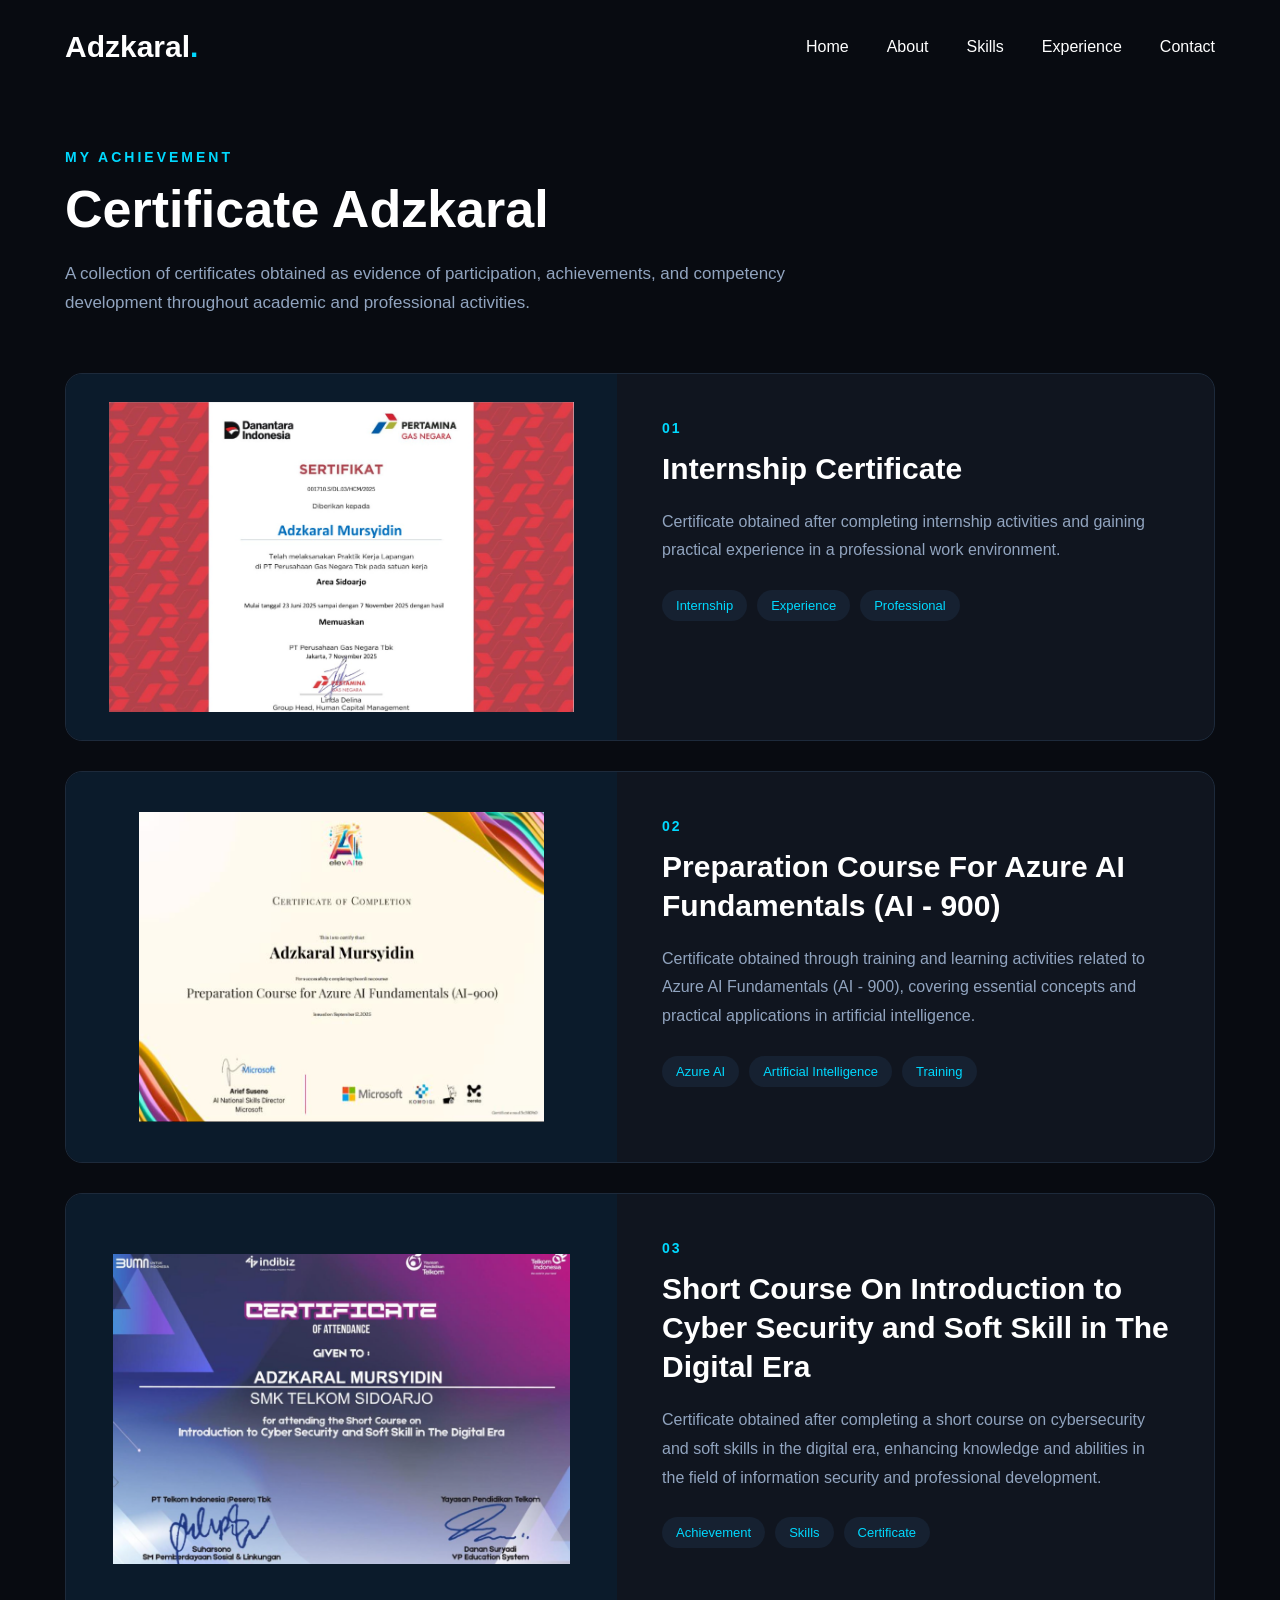
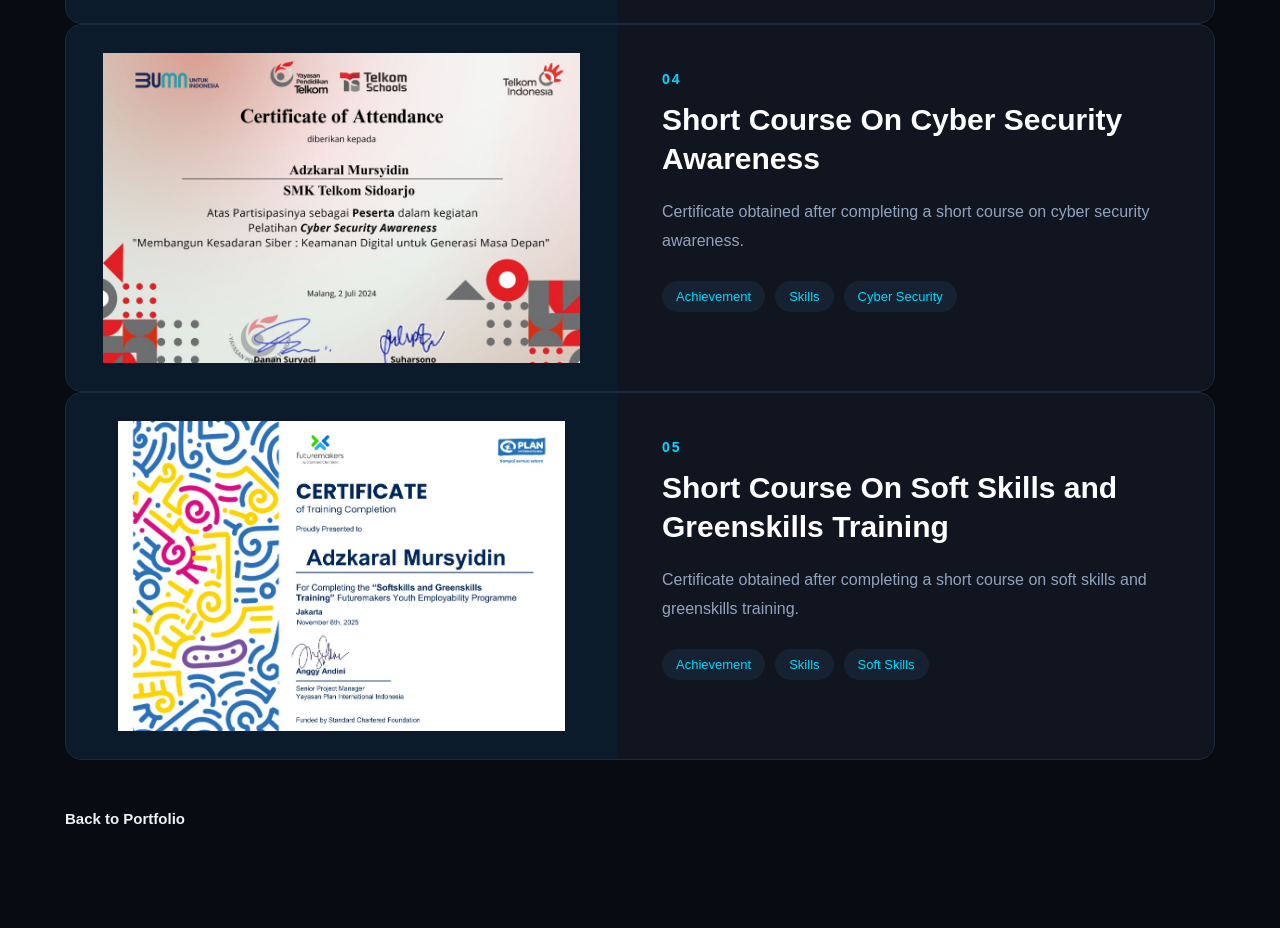
<file: Certificate.html>
<!DOCTYPE html>
<html lang="en">
<head>
    <meta charset="UTF-8">
    <meta name="viewport" content="width=device-width, initial-scale=1.0">

    <title>Certificate Adzkaral</title>

    <link rel="stylesheet" href="Certificate.css">
</head>

<body>

    <!-- ================= NAVBAR ================= -->

    <header class="navbar">

        <a href="index.html" class="logo">
            Adzkaral<span>.</span>
        </a>

        <nav>
            <a href="index.html">Home</a>
            <a href="index.html#about">About</a>
            <a href="index.html#skills">Skills</a>
            <a href="index.html#experience">Experience</a>
            <a href="index.html#contact">Contact</a>
        </nav>

    </header>


    <!-- ================= CERTIFICATE ================= -->

    <main class="certificate-page">

        <section class="certificate-header">

            <p class="subtitle">MY ACHIEVEMENT</p>

            <h1>Certificate Adzkaral</h1>

            <p class="description">
                A collection of certificates obtained as evidence of
                participation, achievements, and competency development
                throughout academic and professional activities.
            </p>

        </section>


        <!-- ================= CERTIFICATE LIST ================= -->

        <section class="certificate-list">


            <!-- Certificate 01 -->

            <div class="certificate-card">

                <div class="certificate-image">

                    <img
                        src="sertifikat magang.png"
                        alt="Certificate Adzkaral"
                    >

                </div>

                <div class="certificate-info">

                    <span class="number">01</span>

                    <h2>Internship Certificate</h2>

                    <p>
                        Certificate obtained after completing internship
                        activities and gaining practical experience in a
                        professional work environment.
                    </p>

                    <div class="tags">

                        <span>Internship</span>
                        <span>Experience</span>
                        <span>Professional</span>

                    </div>


                </div>

            </div>


            <!-- Certificate 02 -->

            <div class="certificate-card">

                <div class="certificate-image">

                    <img
                       src="sertifikat pelatihan azure.png"
                        alt="Short Course Certificate"
                    >

                </div>

                <div class="certificate-info">

                    <span class="number">02</span>

                    <h2>Preparation Course For Azure AI Fundamentals (AI - 900)</h2>

                    <p>
                        Certificate obtained through training and learning
                        activities related to Azure AI Fundamentals (AI - 900),
                        covering essential concepts and practical applications
                        in artificial intelligence.
                    </p>

                    <div class="tags">

                        <span>Azure AI</span>
                        <span>Artificial Intelligence</span>
                        <span>Training</span>

                    </div>

                    

                </div>

            </div>


            <!-- Certificate 03 -->

            <div class="certificate-card">

                <div class="certificate-image">

                    <img
                        src="sertifikat pelatihan.png"
                        alt="Short Course Certificate"
                    >

                </div>

                <div class="certificate-info">

                    <span class="number">03</span>

                    <h2>Short Course On Introduction to Cyber Security and Soft Skill in The Digital Era</h2>

                    <p>
                        Certificate obtained after completing a short course
                        on cybersecurity and soft skills in the digital era,
                        enhancing knowledge and abilities in the field of
                        information security and professional development.
                    </p>

                    <div class="tags">

                        <span>Achievement</span>
                        <span>Skills</span>
                        <span>Certificate</span>

                    </div>

                    

                </div>

            </div>

        </section>


         <!-- Certificate 04 -->

            <div class="certificate-card">

                <div class="certificate-image">

                    <img
                        src="sertifikat pelatihan cyber.png"
                        alt="Short Course Certificate"
                    >

                </div>

                <div class="certificate-info">

                    <span class="number">04</span>

                    <h2>Short Course On Cyber Security Awareness</h2>

                    <p>
                        Certificate obtained after completing a short course
                        on cyber security awareness.
                    </p>

                    <div class="tags">

                        <span>Achievement</span>
                        <span>Skills</span>
                        <span>Cyber Security</span>

                    </div>

    

                </div>

            </div>

        </section>


<!-- Certificate 05 -->

            <div class="certificate-card">

                <div class="certificate-image">

                    <img
                        src="sertifikat SoftSkills and Greenskills Training.png"
                        alt="Short Course Certificate"
                    >

                </div>

                <div class="certificate-info">

                    <span class="number">05</span>

                    <h2>Short Course On Soft Skills and Greenskills Training</h2>

                    <p>
                        Certificate obtained after completing a short course
                        on soft skills and greenskills training.
                    </p>

                    <div class="tags">

                        <span>Achievement</span>
                        <span>Skills</span>
                        <span>Soft Skills</span>

                    </div>

                    

                </div>

            </div>

        </section>



        <!-- ================= BACK BUTTON ================= -->

        <div class="back-project">

            <a href="index.html">
                Back to Portfolio
            </a>

        </div>

    </main>

</body>
</html>
</file>
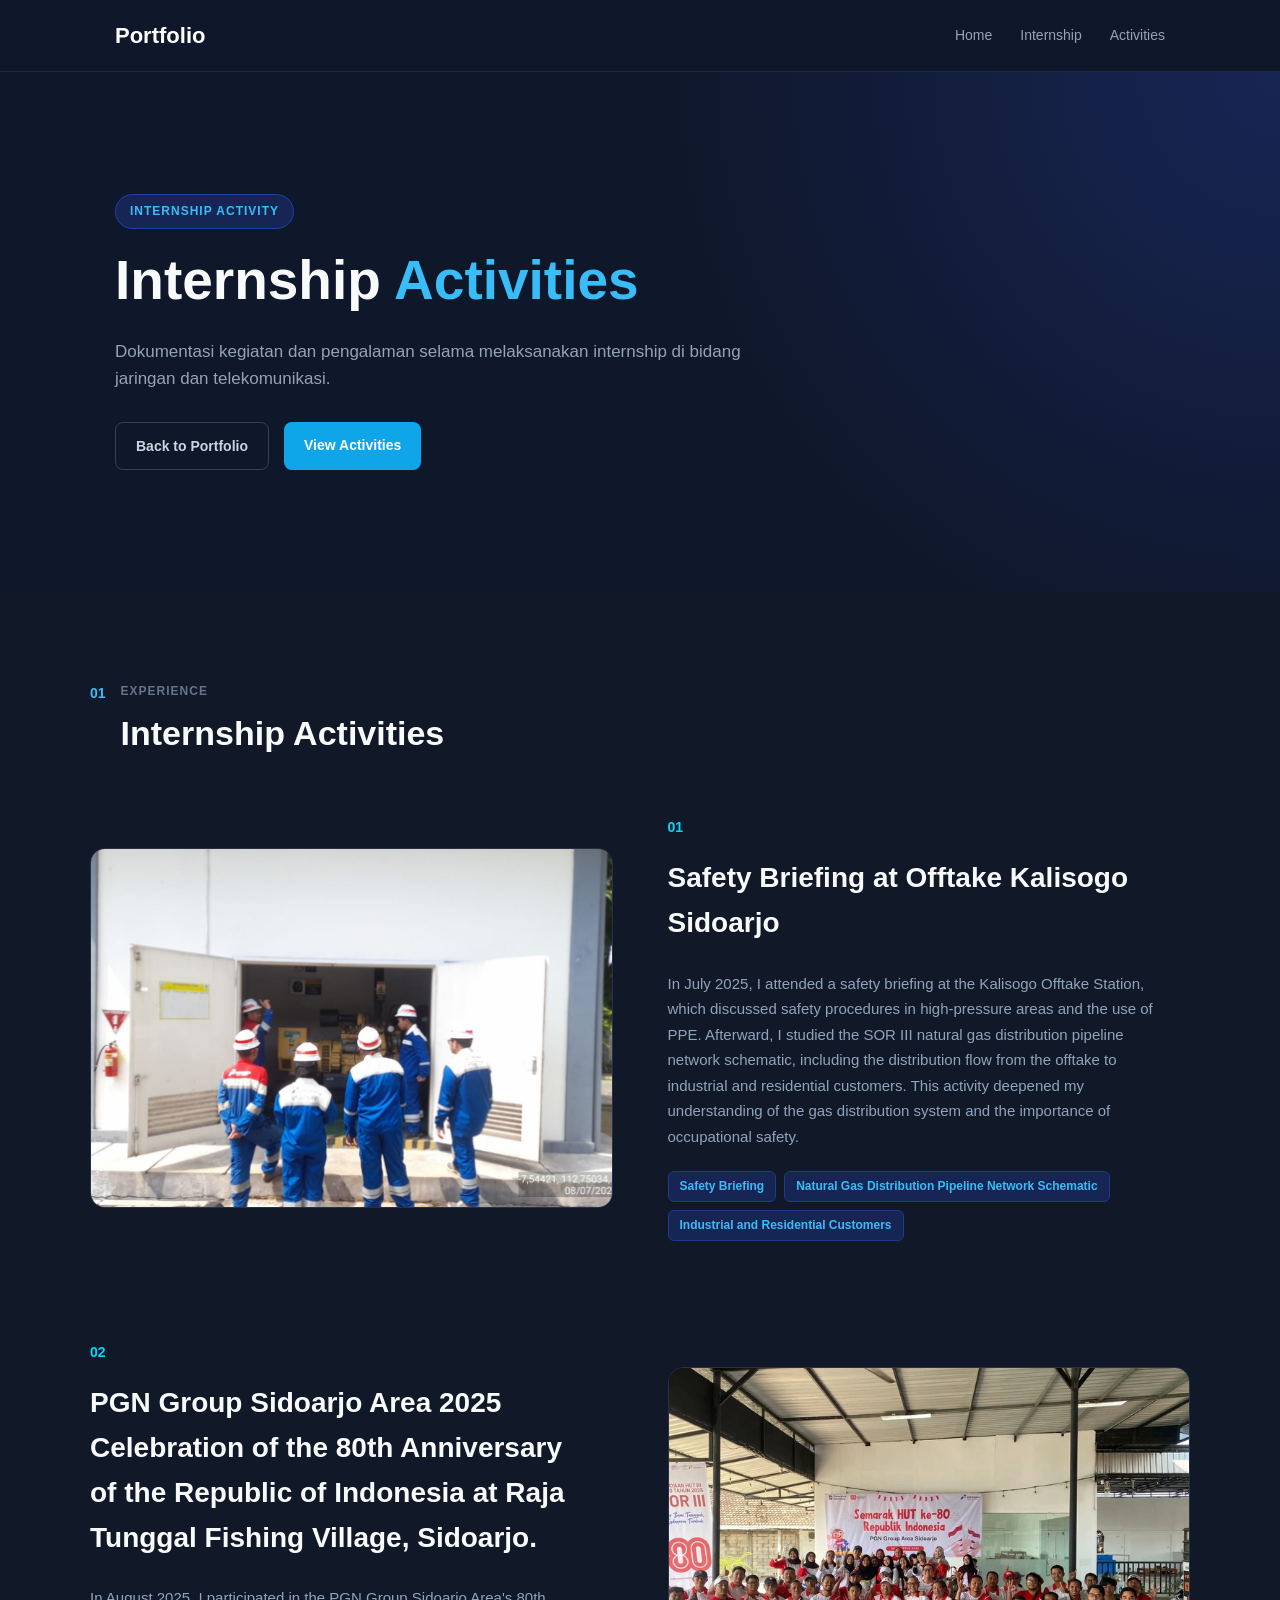
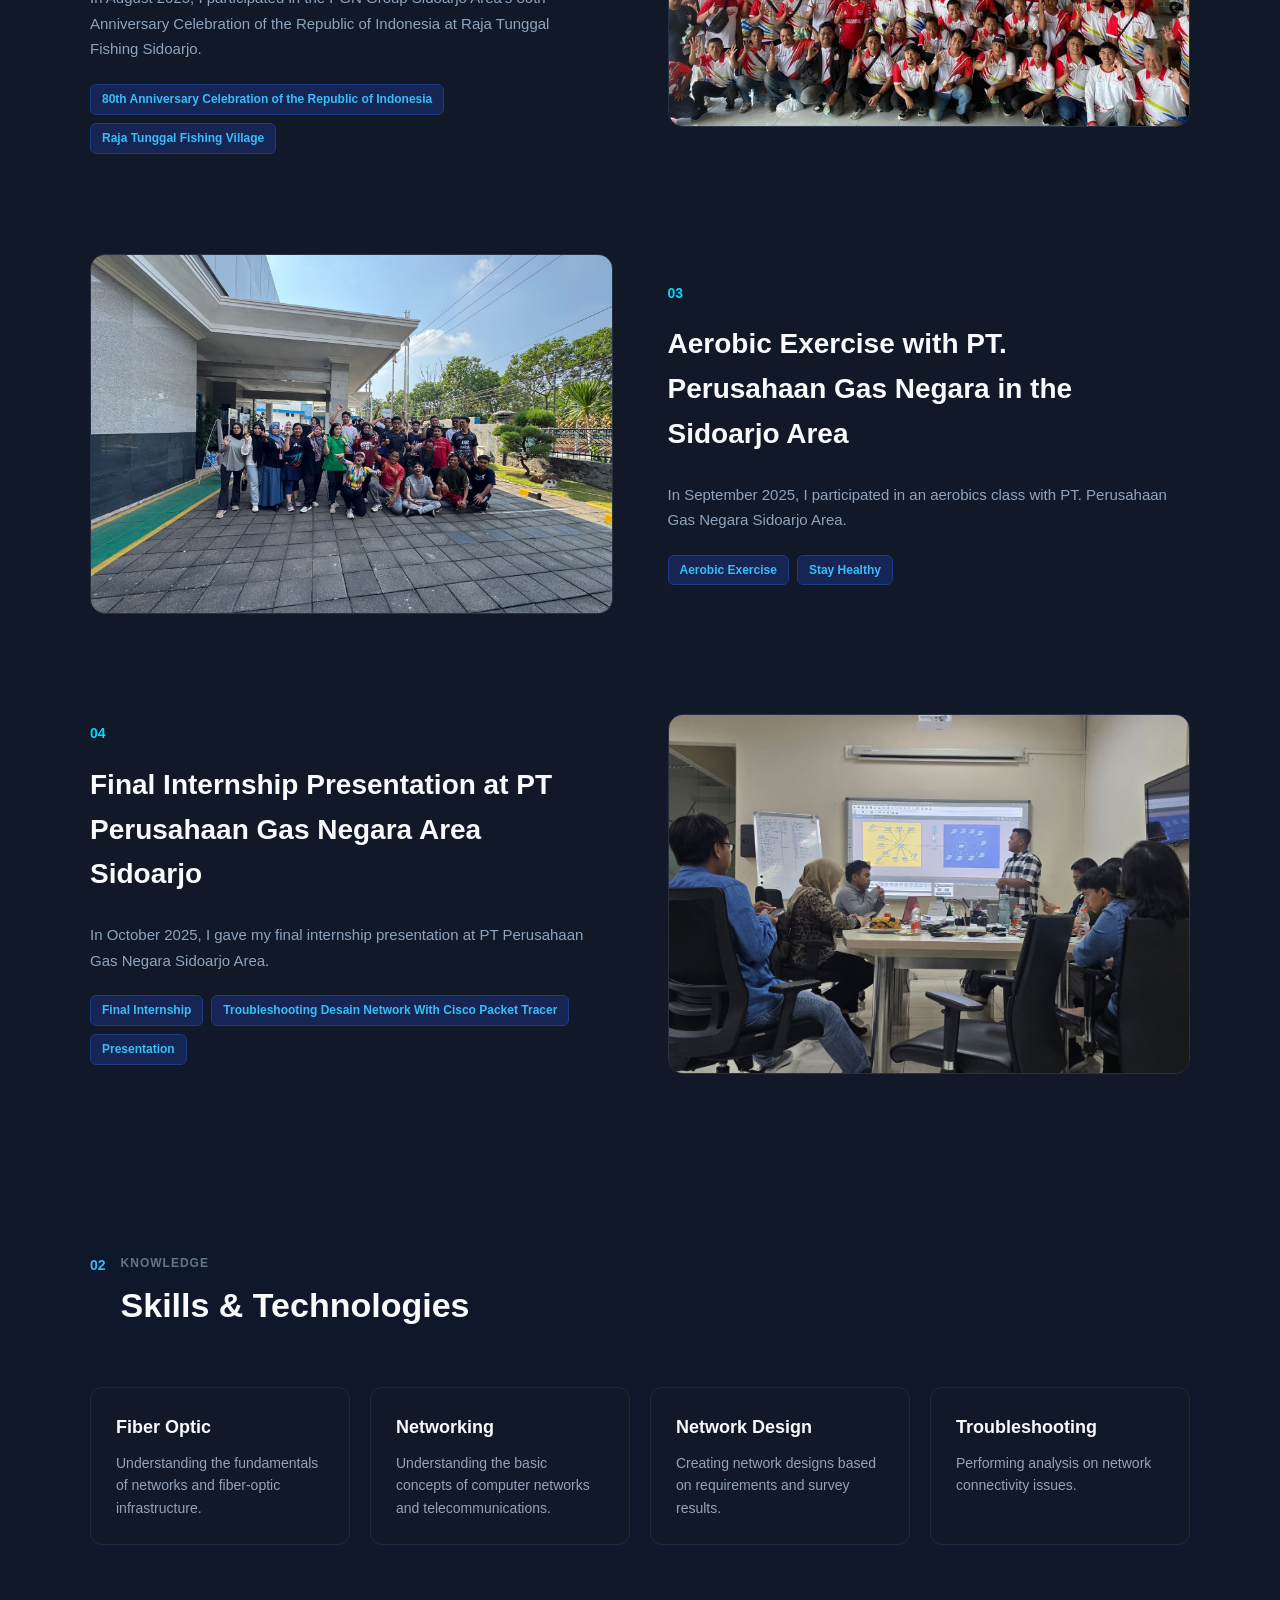
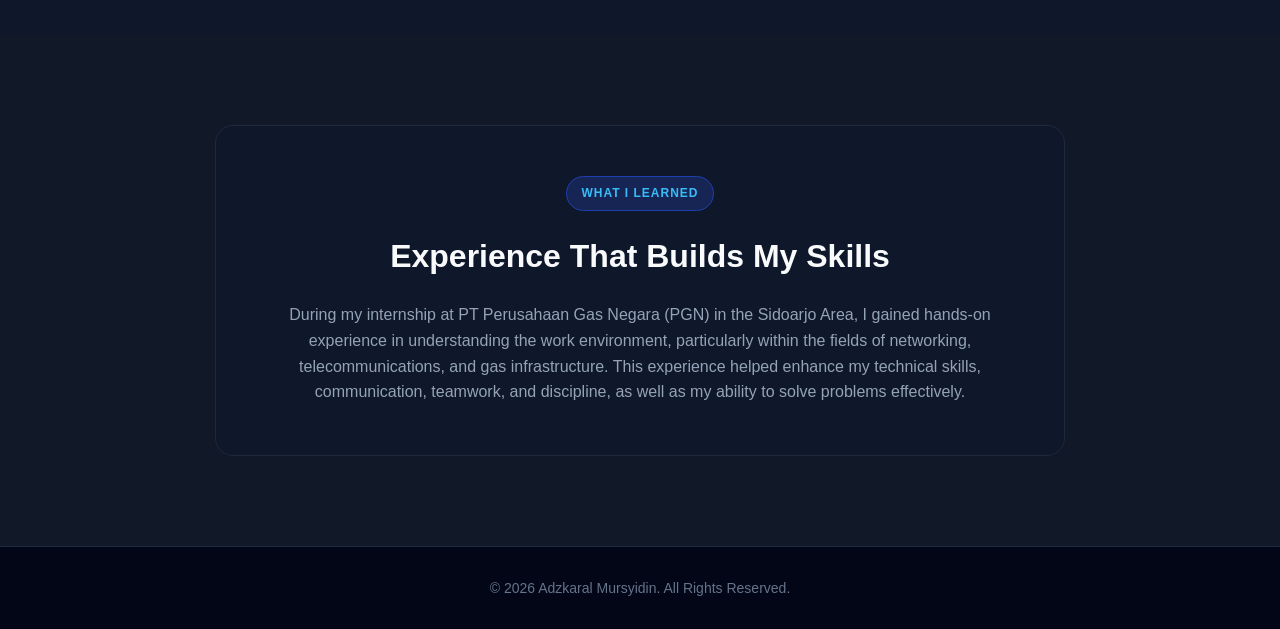
<file: Internship.html>
<!DOCTYPE html>
<html lang="en">
<head>
    <meta charset="UTF-8">
    <meta name="viewport" content="width=device-width, initial-scale=1.0">

    <title>Internship Activity | Portfolio</title>

    <link rel="stylesheet" href="Internship.css">
</head>

<body>

    <!-- ================= NAVBAR ================= -->

    <header class="navbar">

        <div class="nav-container">

            <a href="index.html" class="logo">
                Portfolio
            </a>

            <nav class="nav-menu">
                <a href="index.html">Home</a>
                <a href="Internship.html">Internship</a>
                <a href="#activities">Activities</a>
            </nav>

        </div>

    </header>


    <!-- ================= HERO ================= -->

    <section class="activity-hero">

        <div class="hero-container">

            <div class="hero-content">

                <span class="hero-label">
                    INTERNSHIP ACTIVITY
                </span>

                <h1>
                    Internship
                    <span>Activities</span>
                </h1>

                <p>
                    Dokumentasi kegiatan dan pengalaman selama
                    melaksanakan internship di bidang jaringan
                    dan telekomunikasi.
                </p>

                <div class="hero-buttons">

                    <a href="index.html" class="btn secondary-btn">
                        Back to Portfolio
                    </a>

                    <a href="#activities" class="btn primary-btn">
                        View Activities 
                    </a>

                </div>

            </div>

        </div>

    </section>


    <!-- ================= ACTIVITIES ================= -->

    <section class="activities-section" id="activities">

        <div class="section-container">

            <div class="section-heading">

                <span>01</span>

                <div>
                    <p class="small-title">
                        EXPERIENCE
                    </p>

                    <h2>
                        Internship Activities
                    </h2>
                </div>

            </div>


            <!-- ACTIVITY 1 -->

            <div class="activity-item">

                <div class="activity-image">

                    <div class="image-placeholder">
                      <img src="Safety Briefing Offtake Kalisogo.png" alt="Safety Briefing at Offtake Kalisogo Sidoarjo">
                    </div>

                </div>

                <div class="activity-content">

                    <span class="activity-number">
                        01
                    </span>

                    <h3>
                        Safety Briefing at Offtake Kalisogo Sidoarjo
                    </h3>

                    <p>
                       In July 2025, I attended a safety briefing at the Kalisogo Offtake Station, which discussed safety procedures in high-pressure areas and the use of PPE. Afterward, I studied the SOR III natural gas distribution pipeline network schematic, including the distribution flow from the offtake to industrial and residential customers. This activity deepened my understanding of the gas distribution system and the importance of occupational safety.
                    </p>

                    <div class="activity-tags">
                        <span>Safety Briefing</span>
                        <span>Natural Gas Distribution Pipeline Network Schematic</span>
                        <span>Industrial and Residential Customers</span>
                    </div>

                </div>

            </div>


            <!-- ACTIVITY 2 -->

            <div class="activity-item reverse">

                <div class="activity-image">

                    <div class="image-placeholder">
                    <img src="agustusan.png" alt="PGN Group Sidoarjo Area 2025 Celebration">
                    </div>

                </div>

                <div class="activity-content">

                    <span class="activity-number">
                        02
                    </span>

                    <h3>
                        PGN Group Sidoarjo Area 2025 Celebration of the 80th Anniversary of the Republic of Indonesia at Raja Tunggal Fishing Village, Sidoarjo.
                    </h3>

                    <p>
                     In August 2025, I participated in the PGN Group Sidoarjo Area's 80th Anniversary Celebration of the Republic of Indonesia at Raja
                    Tunggal Fishing Sidoarjo.
                    </p>

                    <div class="activity-tags">
                        <span>80th Anniversary Celebration of the Republic of Indonesia</span>
                        <span>Raja Tunggal Fishing Village</span>
                    </div>

                </div>

            </div>


            <!-- ACTIVITY 3 -->

            <div class="activity-item">

                <div class="activity-image">

                    <div class="image-placeholder">
                    <img src="Magang - Senam aerobik PGN.jpg" alt="PGN Group Sidoarjo Area 2025 Celebration">
                    </div>

                </div>

                <div class="activity-content">

                    <span class="activity-number">
                        03
                    </span>

                    <h3>
                       Aerobic Exercise with PT. Perusahaan Gas Negara in the Sidoarjo Area
                    </h3>

                    <p>
                      In September 2025, I participated in an aerobics class with PT. Perusahaan Gas Negara Sidoarjo Area.
                    </p>

                    <div class="activity-tags">
                        <span>Aerobic Exercise</span>
                        <span>Stay Healthy</span>
                    </div>

                </div>

            </div>


            <!-- ACTIVITY 4 -->

            <div class="activity-item reverse">

                <div class="activity-image">

                    <div class="image-placeholder">
                 <img src="Akhir magang.png" alt="PGN Group Sidoarjo Area 2025 Celebration">
                    </div>

                </div>

                <div class="activity-content">

                    <span class="activity-number">
                        04
                    </span>

                    <h3>
                       Final Internship Presentation at PT Perusahaan Gas Negara Area Sidoarjo
                    </h3>

                    <p>
                        In October 2025, I gave my final internship presentation at PT Perusahaan Gas Negara Sidoarjo Area.
                    </p>

                    <div class="activity-tags">
                        <span>Final Internship</span>
                        <span>Troubleshooting Desain Network With Cisco Packet Tracer</span>
                        <span>Presentation</span>
                    </div>

                </div>

            </div>

        </div>

    </section>


    <!-- ================= SKILLS ================= -->

    <section class="skills-section">

        <div class="section-container">

            <div class="section-heading">

                <span>02</span>

                <div>
                    <p class="small-title">
                        KNOWLEDGE
                    </p>

                    <h2>
                        Skills & Technologies
                    </h2>
                </div>

            </div>


            <div class="skills-grid">

                <div class="skill-card">
                    <h3>Fiber Optic</h3>
                    <p>
                       Understanding the fundamentals of networks and fiber-optic infrastructure.
                    </p>
                </div>

                <div class="skill-card">
                    <h3>Networking</h3>
                    <p>
                        Understanding the basic concepts of computer networks
                        and telecommunications.
                    </p>
                </div>

                <div class="skill-card">
                    <h3>Network Design</h3>
                    <p>
                        Creating network designs based on
                        requirements and survey results.
                    </p>
                </div>

                <div class="skill-card">
                    <h3>Troubleshooting</h3>
                    <p>
                        Performing analysis on network connectivity issues.
                    </p>
                </div>

            </div>

        </div>

    </section>


    <!-- ================= LEARNING ================= -->

    <section class="learning-section">

        <div class="section-container">

            <div class="learning-box">

                <span class="hero-label">
                    WHAT I LEARNED
                </span>

                <h2>
                    Experience That Builds My Skills
                </h2>

                <p>
                    During my internship at PT Perusahaan Gas Negara (PGN) in the Sidoarjo Area, I gained hands-on experience in understanding the work environment, particularly within the fields of networking, telecommunications, and gas infrastructure. This experience helped enhance my technical skills, communication, teamwork, and discipline, as well as my ability to solve problems effectively.
                </p>

            </div>

        </div>

    </section>


    <!-- ================= FOOTER ================= -->

    <footer class="footer">

        <p>
            © 2026 Adzkaral Mursyidin. All Rights Reserved.
        </p>

    </footer>


</body>
</html>
</file>
<file: Certificate.css>
/* =========================
   RESET
========================= */

* {
    margin: 0;
    padding: 0;
    box-sizing: border-box;
}


/* =========================
   BODY
========================= */

body {
    font-family: Arial, Helvetica, sans-serif;

    background: #080b11;

    color: #ffffff;

    min-height: 100vh;
}


/* =========================
   NAVBAR
========================= */

.navbar {
    width: 100%;
    max-width: 1150px;

    margin: auto;

    padding: 30px 0;

    display: flex;

    justify-content: space-between;

    align-items: center;
}


/* LOGO */

.logo {
    text-decoration: none;

    color: #ffffff;

    font-size: 30px;

    font-weight: 700;
}

.logo span {
    color: #00d9ff;
}


/* NAVIGATION */

.navbar nav {
    display: flex;

    gap: 38px;
}

.navbar nav a {
    text-decoration: none;

    color: #ffffff;

    font-size: 16px;

    transition: 0.3s ease;
}

.navbar nav a:hover {
    color: #00d9ff;
}


/* =========================
   MAIN PAGE
========================= */

.certificate-page {
    width: 90%;

    max-width: 1150px;

    margin: 55px auto 100px;
}


/* =========================
   HEADER
========================= */

.certificate-header {
    max-width: 750px;

    margin-bottom: 55px;
}


.subtitle {
    color: #00d9ff;

    font-size: 14px;

    font-weight: 600;

    letter-spacing: 3px;

    margin-bottom: 15px;
}


.certificate-header h1 {
    font-size: 52px;

    line-height: 1.15;

    margin-bottom: 20px;
}


.description {
    color: #91a4bf;

    font-size: 17px;

    line-height: 1.7;
}


/* =========================
   CERTIFICATE LIST
========================= */

.certificate-list {
    display: flex;

    flex-direction: column;

    gap: 30px;
}


/* =========================
   CERTIFICATE CARD
========================= */

.certificate-card {
    display: grid;

    grid-template-columns: 48% 52%;

    background: #10151f;

    border: 1px solid #1d2a3b;

    border-radius: 17px;

    overflow: hidden;

    transition: 0.3s ease;
}


/* HOVER */

.certificate-card:hover {
    border-color: #00d9ff;

    transform: translateY(-4px);

    box-shadow:
        0 15px 40px rgba(0, 0, 0, 0.35);
}


/* =========================
   CERTIFICATE IMAGE
========================= */

.certificate-image {
    min-height: 360px;

    padding: 28px;

    background: #0b1b2b;

    display: flex;

    justify-content: center;

    align-items: center;
}


.certificate-image img {
    width: 100%;

    max-height: 310px;

    object-fit: contain;

    border-radius: 5px;

    transition: 0.3s ease;
}


.certificate-card:hover
.certificate-image img {
    transform: scale(1.02);
}


/* =========================
   CERTIFICATE INFO
========================= */

.certificate-info {
    padding: 45px;
}


.number {
    color: #00d9ff;

    font-size: 14px;

    font-weight: 600;

    letter-spacing: 2px;
}


.certificate-info h2 {
    font-size: 30px;

    margin-top: 12px;

    margin-bottom: 20px;

    line-height: 1.3;
}


.certificate-info p {
    color: #91a4bf;

    font-size: 16px;

    line-height: 1.8;

    margin-bottom: 25px;
}


/* =========================
   TAGS
========================= */

.tags {
    display: flex;

    flex-wrap: wrap;

    gap: 10px;

    margin-bottom: 30px;
}


.tags span {
    background: #162131;

    color: #00d9ff;

    font-size: 13px;

    padding: 8px 14px;

    border-radius: 20px;
}


/* =========================
   VIEW BUTTON
========================= */

.view-button {
    display: inline-block;

    color: #ffffff;

    text-decoration: none;

    font-size: 15px;

    font-weight: 600;

    padding-bottom: 7px;

    border-bottom: 1px solid #00d9ff;

    transition: 0.3s ease;
}


.view-button:hover {
    color: #00d9ff;

    padding-left: 6px;
}


/* =========================
   BACK BUTTON
========================= */

.back-project {
    margin-top: 50px;
}


.back-project a {
    color: #eff1f3;

    text-decoration: none;
    font-weight: 600;

    font-size: 15px;

    transition: 0.3s ease;
}


.back-project a:hover {
    color: #00d9ff;
}


/* =========================
   RESPONSIVE TABLET
========================= */

@media (max-width: 850px) {

    .navbar {
        width: 88%;
    }

    .navbar nav {
        gap: 20px;
    }

    .certificate-card {
        grid-template-columns: 1fr;
    }

    .certificate-image {
        min-height: 300px;
    }

    .certificate-info {
        padding: 35px;
    }

}


/* =========================
   RESPONSIVE MOBILE
========================= */

@media (max-width: 600px) {

    .navbar {
        flex-direction: column;

        gap: 25px;

        padding: 25px 0;
    }


    .navbar nav {
        flex-wrap: wrap;

        justify-content: center;

        gap: 18px;
    }


    .certificate-page {
        margin-top: 35px;
    }


    .certificate-header h1 {
        font-size: 38px;
    }


    .description {
        font-size: 15px;
    }


    .certificate-image {
        min-height: 230px;

        padding: 20px;
    }


    .certificate-info {
        padding: 25px;
    }


    .certificate-info h2 {
        font-size: 24px;
    }

}
</file>
<file: Internship.css>
/* ==================================================
   RESET
================================================== */

* {
    margin: 0;
    padding: 0;
    box-sizing: border-box;
}

html {
    scroll-behavior: smooth;
}

body {
    font-family: Arial, Helvetica, sans-serif;
    background: #0f172a;
    color: #f8fafc;
    line-height: 1.6;
}


/* ==================================================
   NAVBAR
================================================== */

.navbar {
    position: sticky;
    top: 0;
    z-index: 1000;

    width: 100%;

    background: #0f172a;
    border-bottom: 1px solid #1e293b;
}

.nav-container {
    max-width: 1100px;
    margin: auto;
    padding: 18px 25px;

    display: flex;
    align-items: center;
    justify-content: space-between;
}

.logo {
    color: #ffffff;
    text-decoration: none;

    font-size: 22px;
    font-weight: 700;
}

.nav-menu {
    display: flex;
    gap: 28px;
}

.nav-menu a {
    color: #94a3b8;
    text-decoration: none;

    font-size: 14px;
    font-weight: 500;

    transition: 0.3s;
}

.nav-menu a:hover {
    color: #38bdf8;
}


/* ==================================================
   HERO
================================================== */

.activity-hero {
    min-height: 520px;

    display: flex;
    align-items: center;

    background:
        radial-gradient(
            circle at top right,
            #172554 0%,
            #0f172a 45%,
            #0f172a 100%
        );
}

.hero-container {
    width: 100%;
    max-width: 1100px;

    margin: auto;
    padding: 90px 25px;
}

.hero-content {
    max-width: 750px;
}

.hero-label {
    display: inline-block;

    margin-bottom: 20px;
    padding: 7px 14px;

    background: #172554;
    color: #38bdf8;

    border: 1px solid #1e40af;
    border-radius: 20px;

    font-size: 12px;
    font-weight: 700;

    letter-spacing: 1px;
}

.hero-content h1 {
    margin-bottom: 25px;

    color: #f8fafc;

    font-size: 55px;
    line-height: 1.15;
}

.hero-content h1 span {
    color: #38bdf8;
}

.hero-content p {
    max-width: 680px;

    margin-bottom: 30px;

    color: #94a3b8;

    font-size: 17px;
}


/* ==================================================
   BUTTON
================================================== */

.hero-buttons {
    display: flex;
    gap: 15px;
    flex-wrap: wrap;
}

.btn {
    display: inline-block;

    padding: 12px 20px;

    border-radius: 8px;

    text-decoration: none;

    font-size: 14px;
    font-weight: 600;

    transition: 0.3s;
}

.primary-btn {
    background: #0ea5e9;
    color: #ffffff;
}

.primary-btn:hover {
    background: #0284c7;
    transform: translateY(-2px);
}

.secondary-btn {
    background: transparent;
    color: #cbd5e1;

    border: 1px solid #334155;
}

.secondary-btn:hover {
    background: #1e293b;
    color: #ffffff;
}


/* ==================================================
   GENERAL SECTION
================================================== */

.activities-section,
.skills-section,
.learning-section {
    padding: 90px 25px;
}

.activities-section {
    background: #111827;
}

.skills-section {
    background: #0f172a;
}

.learning-section {
    background: #111827;
}

.section-container {
    max-width: 1100px;
    margin: auto;
}


/* ==================================================
   SECTION HEADING
================================================== */

.section-heading {
    display: flex;
    align-items: flex-start;
    gap: 15px;

    margin-bottom: 55px;
}

.section-heading > span {
    color: #38bdf8;

    font-size: 14px;
    font-weight: 700;
}

.small-title {
    margin-bottom: 5px;

    color: #64748b;

    font-size: 12px;
    font-weight: 700;

    letter-spacing: 1px;
}

.section-heading h2 {
    color: #f8fafc;

    font-size: 34px;
}


/* ==================================================
   ACTIVITY ITEM
================================================== */

.activity-item {
    display: grid;
    grid-template-columns: 1fr 1fr;

    gap: 60px;

    align-items: center;

    margin-bottom: 80px;
}

.activity-item:last-child {
    margin-bottom: 0;
}

.activity-item.reverse .activity-image {
    order: 2;
}

.activity-item.reverse .activity-content {
    order: 1;
}


/* ==================================================
   ACTIVITY IMAGE
================================================== */

.activity-image {
    width: 150%;
    height: 300px;

    overflow: hidden;

    background: #1e293b;

    border: 1px solid #334155;
    border-radius: 16px;
}

.image-placeholder {
    width: 100%;
    height: 100%;

    display: flex;
    align-items: center;
    justify-content: center;

    color: #64748b;

    font-size: 20px;
    font-weight: 600;

    background:
        linear-gradient(
            135deg,
            #1e293b,
            #172033
        );
}


/* ==================================================
   ACTIVITY CONTENT
================================================== */

.activity-content {
    max-width: 500px;
}

.activity-number {
    display: block;

    margin-bottom: 10px;

    color: #38bdf8;

    font-size: 14px;
    font-weight: 700;
}

.activity-content h3 {
    margin-bottom: 25px;

    color: #f8fafc;

    font-size: 28px;
}

.activity-content p {
    margin-bottom: 20px;

    color: #94a3b8;

    font-size: 15px;
}
.activity-item {
    max-width: 1100px;
    margin: 0 auto 100px;

    display: grid;
    grid-template-columns: 1fr 1fr;
    gap: 55px;

    align-items: center;
}

.activity-item.reverse {
    grid-template-areas: "content image";
}

.activity-item.reverse .activity-image {
    grid-area: image;
}

.activity-item.reverse .activity-content {
    grid-area: content;
}

.activity-image {
    width: 100%;
    height: 360px;

    border-radius: 15px;
    overflow: hidden;

    border: 1px solid #263244;
    background: #111827;
}

.activity-image img {
    width: 100%;
    height: 100%;

    display: block;

    object-fit: cover;
    object-position: center;
}

.activity-content {
    position: relative;
    z-index: 2;
}

.activity-number {
    display: block;

    margin-bottom: 18px;

    color: #00d9ff;
    font-size: 14px;
    font-weight: 600;
}

.activity-content h2 {
    margin: 0 0 25px;

    color: #ffffff;

    font-size: 27px;
    line-height: 1.55;
    font-weight: 700;
}

.activity-content p {
    margin: 0 0 22px;

    color: #8fa4bd;

    font-size: 15px;
    line-height: 1.7;
}

.activity-tags {
    display: flex;
    flex-wrap: wrap;
    gap: 8px;
}

.activity-tags span {
    display: inline-block;

    padding: 8px 12px;

    border-radius: 5px;

    background: #10235a;
    border: 1px solid #214b9b;

    color: #00bfff;

    font-size: 12px;
    line-height: 1.4;
}

/* ==================================================
   ACTIVITY TAGS
================================================== */

.activity-tags {
    display: flex;
    flex-wrap: wrap;

    gap: 8px;
}

.activity-tags span {
    padding: 6px 11px;

    background: #172554;
    color: #38bdf8;

    border: 1px solid #1e3a8a;
    border-radius: 6px;

    font-size: 12px;
    font-weight: 600;
}


/* ==================================================
   SKILLS
================================================== */

.skills-grid {
    display: grid;
    grid-template-columns: repeat(4, 1fr);

    gap: 20px;
}

.skill-card {
    padding: 25px;

    background: #111827;

    border: 1px solid #1e293b;
    border-radius: 12px;

    transition: 0.3s;
}

.skill-card:hover {
    transform: translateY(-5px);

    border-color: #0ea5e9;

    box-shadow:
        0 10px 30px rgba(14, 165, 233, 0.08);
}

.skill-card h3 {
    margin-bottom: 10px;

    color: #f8fafc;

    font-size: 18px;
}

.skill-card p {
    color: #94a3b8;

    font-size: 14px;
}


/* ==================================================
   LEARNING
================================================== */

.learning-box {
    max-width: 850px;

    margin: auto;
    padding: 50px;

    text-align: center;

    background: #0f172a;

    border: 1px solid #1e293b;
    border-radius: 18px;
}

.learning-box h2 {
    margin-bottom: 20px;

    color: #f8fafc;

    font-size: 32px;
}

.learning-box p {
    color: #94a3b8;

    font-size: 16px;
}


/* ==================================================
   FOOTER
================================================== */

.footer {
    padding: 30px 20px;

    background: #020617;

    color: #64748b;

    text-align: center;

    font-size: 14px;

    border-top: 1px solid #1e293b;
}


/* ==================================================
   TABLET
================================================== */

@media (max-width: 900px) {

    .hero-content h1 {
        font-size: 45px;
    }

    .skills-grid {
        grid-template-columns: repeat(2, 1fr);
    }

    .activity-item {
        gap: 35px;
    }

}


/* ==================================================
   MOBILE
================================================== */

@media (max-width: 600px) {

    .nav-container {
        padding: 15px 20px;
    }

    .nav-menu {
        display: none;
    }

    .hero-container {
        padding: 70px 20px;
    }

    .hero-content h1 {
        font-size: 36px;
    }

    .hero-content p {
        font-size: 15px;
    }

    .activities-section,
    .skills-section,
    .learning-section {
        padding: 65px 20px;
    }

    .section-heading h2 {
        font-size: 27px;
    }

    .activity-item {
        display: flex;
        flex-direction: column;

        gap: 25px;

        margin-bottom: 65px;
    }

    .activity-item.reverse .activity-image {
        order: 1;
    }

    .activity-item.reverse .activity-content {
        order: 2;
    }

    .activity-image {
        height: 230px;
    }

    .activity-content {
        max-width: 100%;
    }

    .activity-content h3 {
        font-size: 24px;
    }

    .skills-grid {
        grid-template-columns: 1fr;
    }

    .learning-box {
        padding: 30px 20px;
    }

    .learning-box h2 {
        font-size: 26px;
    }

    .hero-buttons {
        flex-direction: column;
    }

    .btn {
        text-align: center;
    }

}
</file>
